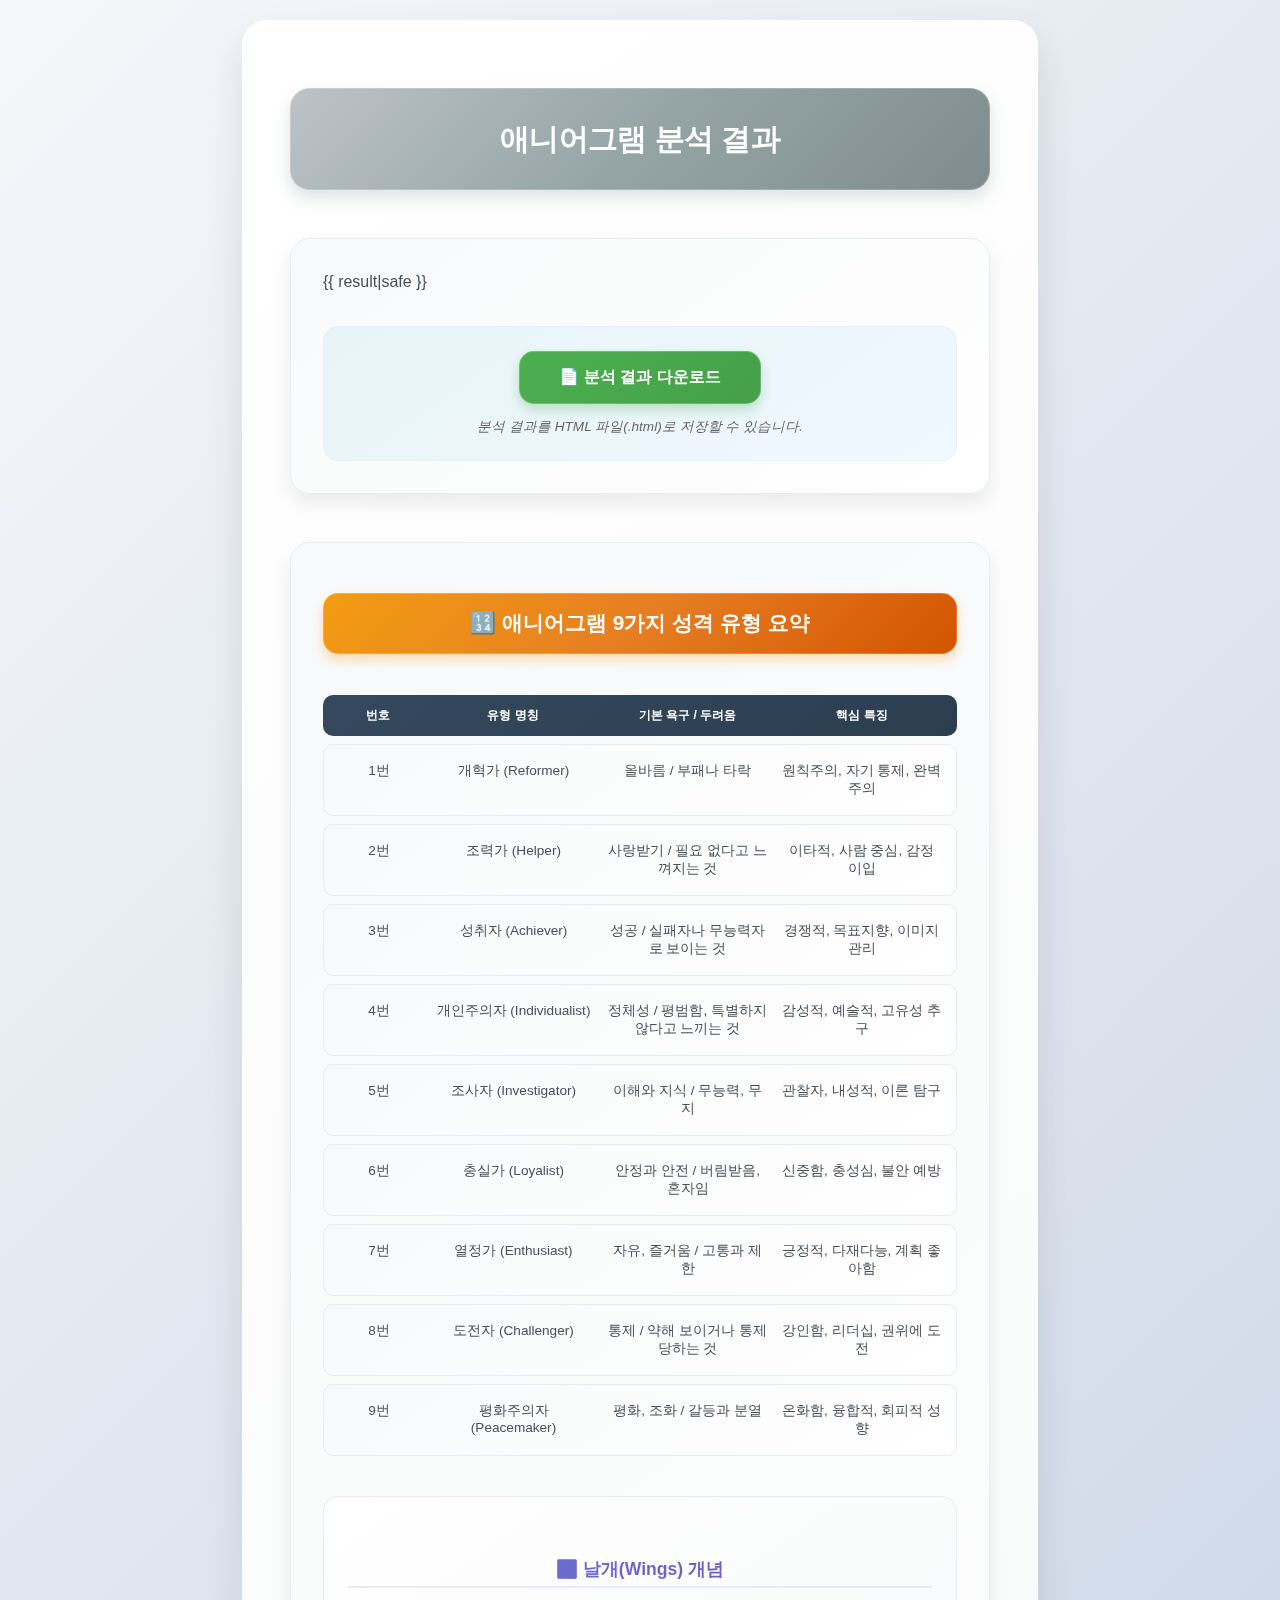
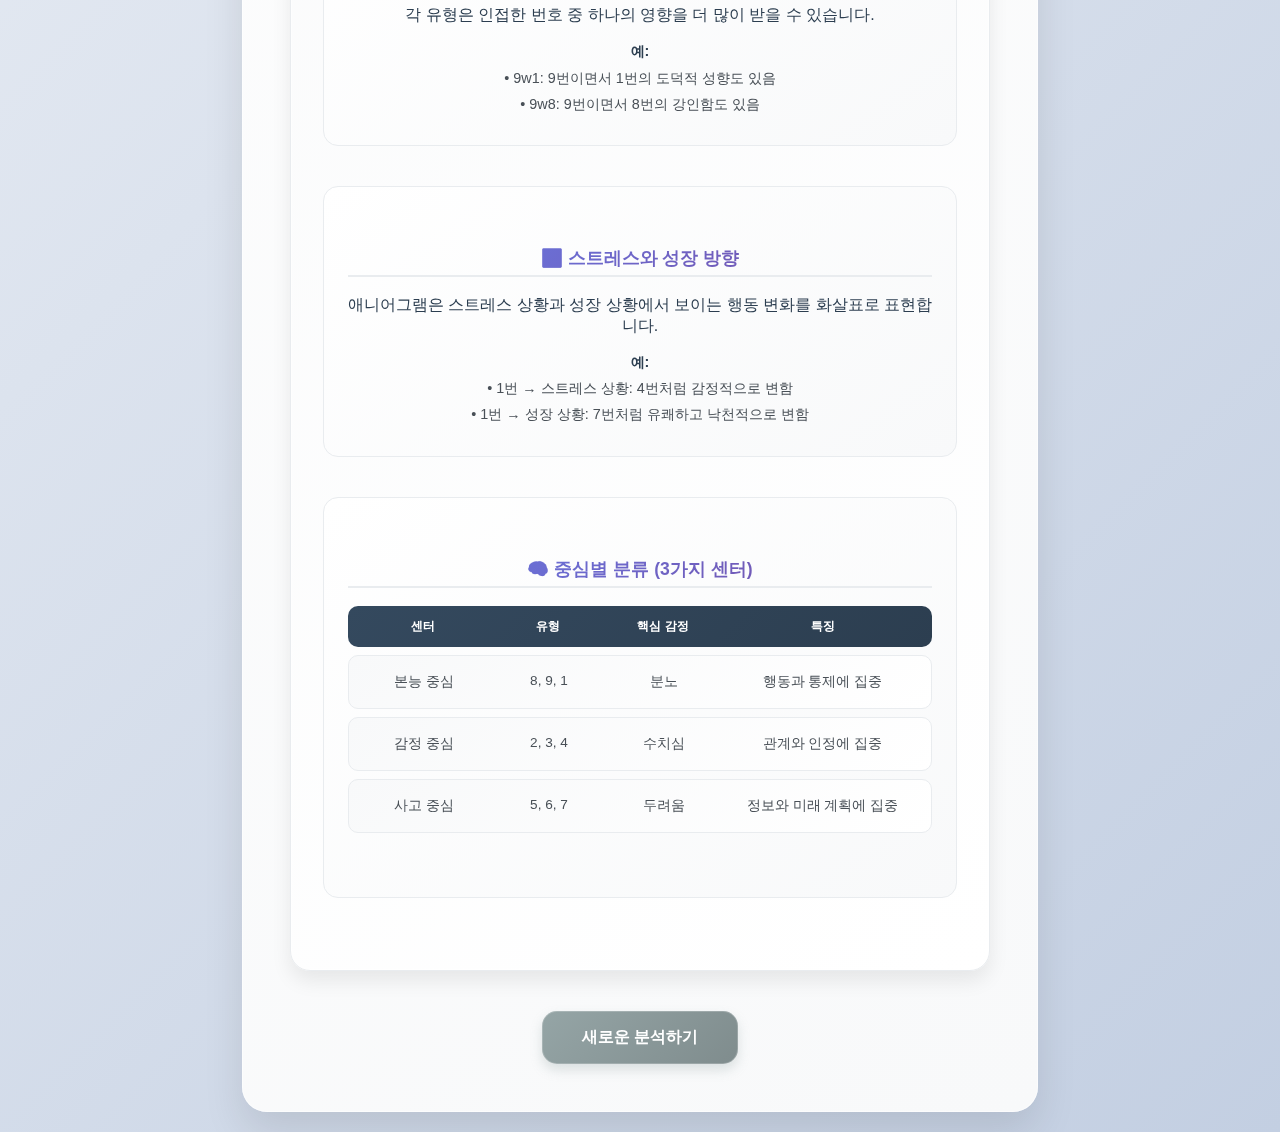
<file: templates/result.html>
<!DOCTYPE html>
<html lang="ko">
<head>
    <meta charset="UTF-8">
    <meta name="viewport" content="width=device-width, initial-scale=1.0">
    <title>애니어그램 분석 결과</title>
    <link rel="stylesheet" href="/static/style.css">
</head>
<body>
    <div class="container">
        <h1>애니어그램 분석 결과</h1>
        
        <div class="result">
            <div class="result-content">
                {{ result|safe }}
            </div>
            
            <!-- 다운로드 버튼 -->
            <div class="download-section">
                <a href="/download" class="download-btn">
                    📄 분석 결과 다운로드
                </a>
                <p class="download-note">분석 결과를 HTML 파일(.html)로 저장할 수 있습니다.</p>
            </div>
        </div>

        <!-- 참조 정보 섹션 -->
        <div class="reference-section">
            <h2 class="reference-title">🔢 애니어그램 9가지 성격 유형 요약</h2>
            
            <div class="type-summary-table">
                <div class="table-header">
                    <div class="col">번호</div>
                    <div class="col">유형 명칭</div>
                    <div class="col">기본 욕구 / 두려움</div>
                    <div class="col">핵심 특징</div>
                </div>
                <div class="table-row">
                    <div class="col">1번</div>
                    <div class="col">개혁가 (Reformer)</div>
                    <div class="col">올바름 / 부패나 타락</div>
                    <div class="col">원칙주의, 자기 통제, 완벽주의</div>
                </div>
                <div class="table-row">
                    <div class="col">2번</div>
                    <div class="col">조력가 (Helper)</div>
                    <div class="col">사랑받기 / 필요 없다고 느껴지는 것</div>
                    <div class="col">이타적, 사람 중심, 감정 이입</div>
                </div>
                <div class="table-row">
                    <div class="col">3번</div>
                    <div class="col">성취자 (Achiever)</div>
                    <div class="col">성공 / 실패자나 무능력자로 보이는 것</div>
                    <div class="col">경쟁적, 목표지향, 이미지 관리</div>
                </div>
                <div class="table-row">
                    <div class="col">4번</div>
                    <div class="col">개인주의자 (Individualist)</div>
                    <div class="col">정체성 / 평범함, 특별하지 않다고 느끼는 것</div>
                    <div class="col">감성적, 예술적, 고유성 추구</div>
                </div>
                <div class="table-row">
                    <div class="col">5번</div>
                    <div class="col">조사자 (Investigator)</div>
                    <div class="col">이해와 지식 / 무능력, 무지</div>
                    <div class="col">관찰자, 내성적, 이론 탐구</div>
                </div>
                <div class="table-row">
                    <div class="col">6번</div>
                    <div class="col">충실가 (Loyalist)</div>
                    <div class="col">안정과 안전 / 버림받음, 혼자임</div>
                    <div class="col">신중함, 충성심, 불안 예방</div>
                </div>
                <div class="table-row">
                    <div class="col">7번</div>
                    <div class="col">열정가 (Enthusiast)</div>
                    <div class="col">자유, 즐거움 / 고통과 제한</div>
                    <div class="col">긍정적, 다재다능, 계획 좋아함</div>
                </div>
                <div class="table-row">
                    <div class="col">8번</div>
                    <div class="col">도전자 (Challenger)</div>
                    <div class="col">통제 / 약해 보이거나 통제당하는 것</div>
                    <div class="col">강인함, 리더십, 권위에 도전</div>
                </div>
                <div class="table-row">
                    <div class="col">9번</div>
                    <div class="col">평화주의자 (Peacemaker)</div>
                    <div class="col">평화, 조화 / 갈등과 분열</div>
                    <div class="col">온화함, 융합적, 회피적 성향</div>
                </div>
            </div>

            <div class="wings-section">
                <h3 class="section-subtitle">🔄 날개(Wings) 개념</h3>
                <p>각 유형은 인접한 번호 중 하나의 영향을 더 많이 받을 수 있습니다.</p>
                <div class="wings-examples">
                    <p><strong>예:</strong></p>
                    <p>• 9w1: 9번이면서 1번의 도덕적 성향도 있음</p>
                    <p>• 9w8: 9번이면서 8번의 강인함도 있음</p>
                </div>
            </div>

            <div class="arrows-section">
                <h3 class="section-subtitle">🔁 스트레스와 성장 방향</h3>
                <p>애니어그램은 스트레스 상황과 성장 상황에서 보이는 행동 변화를 화살표로 표현합니다.</p>
                <div class="arrows-examples">
                    <p><strong>예:</strong></p>
                    <p>• 1번 → 스트레스 상황: 4번처럼 감정적으로 변함</p>
                    <p>• 1번 → 성장 상황: 7번처럼 유쾌하고 낙천적으로 변함</p>
                </div>
            </div>

            <div class="centers-section">
                <h3 class="section-subtitle">🧠 중심별 분류 (3가지 센터)</h3>
                <div class="centers-table">
                    <div class="table-header">
                        <div class="col">센터</div>
                        <div class="col">유형</div>
                        <div class="col">핵심 감정</div>
                        <div class="col">특징</div>
                    </div>
                    <div class="table-row">
                        <div class="col">본능 중심</div>
                        <div class="col">8, 9, 1</div>
                        <div class="col">분노</div>
                        <div class="col">행동과 통제에 집중</div>
                    </div>
                    <div class="table-row">
                        <div class="col">감정 중심</div>
                        <div class="col">2, 3, 4</div>
                        <div class="col">수치심</div>
                        <div class="col">관계와 인정에 집중</div>
                    </div>
                    <div class="table-row">
                        <div class="col">사고 중심</div>
                        <div class="col">5, 6, 7</div>
                        <div class="col">두려움</div>
                        <div class="col">정보와 미래 계획에 집중</div>
                    </div>
                </div>
            </div>
        </div>

        <div class="action-buttons">
            <a href="/" class="back-btn">새로운 분석하기</a>
        </div>
    </div>
</body>
</html>
</file>
<file: static/style.css>
body {
    margin: 0;
    font-family: 'Segoe UI', Tahoma, Geneva, Verdana, sans-serif;
    background: linear-gradient(135deg, #f5f7fa 0%, #c3cfe2 100%);
    color: #2c3e50;
    display: flex;
    justify-content: center;
    align-items: center;
    min-height: 100vh;
    padding: 20px;
    box-sizing: border-box;
}

.container {
    background: linear-gradient(145deg, #ffffff 0%, #f8f9fa 100%);
    padding: 3em;
    border-radius: 25px;
    box-shadow: 
        0 20px 40px rgba(0,0,0,0.1),
        0 0 0 1px rgba(255,255,255,0.5) inset;
    width: 100%;
    max-width: 700px;
    text-align: center;
    backdrop-filter: blur(10px);
}

h1 {
    background: linear-gradient(135deg, #bdc3c7 0%, #95a5a6 50%, #7f8c8d 100%);
    color: white;
    font-size: 1.9em;
    font-weight: 700;
    margin-bottom: 1em;
    letter-spacing: -0.02em;
    padding: 1em 2em;
    border-radius: 20px;
    box-shadow: 
        0 8px 16px rgba(149, 165, 166, 0.3),
        0 0 0 1px rgba(255,255,255,0.2) inset;
    text-align: center;
}

.subtitle {
    color: #6c757d;
    font-size: 1em;
    margin-bottom: 2.5em;
    font-weight: 400;
}

/* 섹션 스타일 */
.section {
    margin-bottom: 3em;
    text-align: left;
}

.section-title {
    background: linear-gradient(135deg, #bdc3c7 0%, #95a5a6 50%, #7f8c8d 100%);
    color: white;
    font-size: 1.2em;
    font-weight: 700;
    margin-bottom: 1.5em;
    text-align: center;
    border: none;
    padding: 0.8em 1.5em;
    border-radius: 15px;
    box-shadow: 
        0 6px 12px rgba(149, 165, 166, 0.3),
        0 0 0 1px rgba(255,255,255,0.2) inset;
}

.input-section {
    margin-bottom: 2em;
}

label {
    display: block;
    margin-bottom: 0.8em;
    font-weight: 600;
    color: #495057;
    font-size: 1em;
}

textarea {
    width: 100%;
    height: 150px;
    border-radius: 15px;
    border: 2px solid #e9ecef;
    padding: 1.2em;
    font-size: 0.9em;
    font-family: inherit;
    resize: vertical;
    box-sizing: border-box;
    background: linear-gradient(145deg, #ffffff 0%, #f8f9fa 100%);
    transition: all 0.3s ease;
    box-shadow: 0 4px 8px rgba(0,0,0,0.05) inset;
}

textarea:focus {
    outline: none;
    border-color: #667eea;
    box-shadow: 
        0 4px 8px rgba(0,0,0,0.05) inset,
        0 0 0 3px rgba(102, 126, 234, 0.1);
}

/* 질문지 스타일 */
.questionnaire-section {
    text-align: left;
}

.questionnaire-guide {
    background: linear-gradient(145deg, #f1f3f4 0%, #e8eaf6 100%);
    padding: 1em;
    border-radius: 10px;
    margin-bottom: 2em;
    color: #495057;
    font-weight: 500;
    text-align: center;
    font-size: 0.9em;
}

.question-group {
    display: grid;
    gap: 1.5em;
}

.question {
    background: linear-gradient(145deg, #f8f9fa 0%, #ffffff 100%);
    padding: 1.5em;
    border-radius: 15px;
    box-shadow: 0 4px 8px rgba(0,0,0,0.05);
    border: 1px solid #e9ecef;
}

.question label:first-child {
    font-size: 1em;
    color: #2c3e50;
    margin-bottom: 1em;
}

.radio-group {
    display: flex;
    gap: 10px;
    flex-wrap: wrap;
    justify-content: flex-start;
    align-items: center;
}

.radio-group label {
    display: flex;
    align-items: center;
    font-size: 0.75em;
    font-weight: 400;
    color: #6c757d;
    margin-bottom: 0;
    cursor: pointer;
    white-space: nowrap;
    height: 20px;
}

.radio-group label:first-child {
    font-size: 0.75em !important;
    color: #6c757d !important;
    margin-bottom: 0 !important;
}

.radio-group input[type="radio"] {
    margin-right: 3px;
    accent-color: #667eea;
}

.analyze-btn {
    background: linear-gradient(135deg, #667eea 0%, #764ba2 100%);
    color: white;
    border: none;
    padding: 1.2em 3em;
    border-radius: 15px;
    font-size: 1.2em;
    font-weight: 700;
    cursor: pointer;
    transition: all 0.3s ease;
    box-shadow: 
        0 8px 16px rgba(102, 126, 234, 0.3),
        0 0 0 1px rgba(255,255,255,0.2) inset;
    text-transform: uppercase;
    letter-spacing: 0.5px;
    margin-top: 2em;
}

.analyze-btn:hover {
    transform: translateY(-3px);
    box-shadow: 
        0 15px 30px rgba(102, 126, 234, 0.4),
        0 0 0 1px rgba(255,255,255,0.2) inset;
}

.analyze-btn:active {
    transform: translateY(0);
}

.result {
    margin-top: 3em;
    text-align: left;
    background: linear-gradient(145deg, #f8f9fa 0%, #ffffff 100%);
    padding: 2em;
    border-radius: 20px;
    box-shadow: 
        0 10px 20px rgba(0,0,0,0.08),
        0 0 0 1px rgba(255,255,255,0.5) inset;
    border: 1px solid #e9ecef;
}

.result h2 {
    background: linear-gradient(135deg, #bdc3c7 0%, #95a5a6 50%, #7f8c8d 100%);
    color: white;
    font-size: 1.3em;
    font-weight: 700;
    margin-bottom: 1.5em;
    text-align: center;
    padding: 0.6em 1.2em;
    border-radius: 12px;
    box-shadow: 
        0 4px 8px rgba(149, 165, 166, 0.3),
        0 0 0 1px rgba(255,255,255,0.2) inset;
}

.result-content {
    line-height: 1.4;
    color: #495057;
    word-wrap: break-word;
    overflow-wrap: break-word;
    hyphens: auto;
    width: 100%;
    box-sizing: border-box;
    overflow: hidden;
}

.result-content h3 {
    background: linear-gradient(135deg, #667eea 0%, #764ba2 100%);
    -webkit-background-clip: text;
    -webkit-text-fill-color: transparent;
    background-clip: text;
    font-size: 1.1em;
    font-weight: 700;
    margin: 1.2em 0 0.6em 0;
    border-bottom: 1px solid #e9ecef;
    padding-bottom: 0.3em;
    word-wrap: break-word;
    width: 100%;
    box-sizing: border-box;
    overflow: hidden;
}

.result-content p {
    margin-bottom: 0.8em;
    font-size: 0.95em;
    word-wrap: break-word !important;
    overflow-wrap: break-word !important;
    hyphens: auto;
    width: 100%;
    box-sizing: border-box;
    max-width: 100%;
    white-space: pre-wrap;
    overflow: hidden;
}

.result-content strong {
    color: #2c3e50;
    font-weight: 700;
}

.result-content ul {
    margin-left: 0;
    margin-bottom: 1em;
    padding-left: 0;
    list-style: none;
    width: 100%;
    box-sizing: border-box;
    overflow: hidden;
}

.result-content li {
    margin-bottom: 0.4em;
    list-style-type: none;
    color: #495057;
    word-wrap: break-word !important;
    overflow-wrap: break-word !important;
    hyphens: auto;
    width: 100%;
    box-sizing: border-box;
    max-width: 100%;
    padding-left: 0;
    white-space: pre-wrap;
    overflow: hidden;
}

/* 특별한 섹션 스타일링 */
.personality-type {
    background: linear-gradient(135deg, #ff7675 0%, #fdcb6e 50%, #e17055 100%);
    color: white;
    padding: 1em;
    border-radius: 12px;
    margin-bottom: 1.5em;
    text-align: center;
    font-size: 1.2em;
    font-weight: 700;
    position: relative;
    width: 100%;
    box-sizing: border-box;
    word-wrap: break-word;
    overflow-wrap: break-word;
}

.characteristics, .growth-section, .stress-section, .relationship-section, .summary-section, .analysis-basis {
    padding: 1.2em;
    border-radius: 12px;
    margin-bottom: 1.2em;
    word-wrap: break-word !important;
    overflow-wrap: break-word !important;
    word-break: break-all !important;
    hyphens: auto;
    width: 100%;
    box-sizing: border-box;
    max-width: 100%;
    overflow: hidden !important;
    white-space: pre-wrap;
    display: block !important;
    position: relative;
}

.characteristics {
    background: linear-gradient(145deg, #e8f4fd 0%, #f1f8ff 100%);
    border-left: 4px solid #667eea;
}

.growth-section {
    background: linear-gradient(145deg, #e8f5e8 0%, #f1f8f1 100%);
    border-left: 4px solid #28a745;
}

.stress-section {
    background: linear-gradient(145deg, #ffeaa7 0%, #fff3cd 100%);
    border-left: 4px solid #ffc107;
}

.relationship-section {
    background: linear-gradient(145deg, #fce4ec 0%, #f8bbd9 100%);
    border-left: 4px solid #e91e63;
}

.summary-section {
    background: linear-gradient(145deg, #e1f5fe 0%, #b3e5fc 100%);
    text-align: center;
    font-style: italic;
    font-weight: 600;
    border: 2px solid #03a9f4;
}

.characteristics *, .growth-section *, .stress-section *, .relationship-section *, .summary-section *, .analysis-basis * {
    word-wrap: break-word !important;
    overflow-wrap: break-word !important;
    word-break: break-all !important;
    max-width: 100% !important;
    box-sizing: border-box !important;
    overflow: hidden !important;
    white-space: pre-wrap !important;
    display: block !important;
    width: 100% !important;
}

/* 분석 근거 섹션 추가 스타일 */
.analysis-basis {
    background: #f8f9fa;
    border-left: 4px solid #6c757d;
    padding: 15px;
    margin: 20px 0;
    border-radius: 8px;
    font-size: 0.92em !important;
    color: #495057;
    line-height: 1.5;
}

.analysis-basis h3 {
    color: #6c757d !important;
    font-size: 1em !important;
    margin-bottom: 10px;
}

.analysis-basis * {
    font-size: 0.92em !important;
    word-wrap: break-word !important;
    overflow-wrap: break-word !important;
    max-width: 100% !important;
}

@media (max-width: 768px) {
    .container {
        padding: 2em;
        max-width: 100%;
    }
    
    h1 {
        font-size: 1.6em;
    }
    
    textarea {
        height: 120px;
    }
    
    .analyze-btn {
        padding: 1em 2em;
        font-size: 1em;
    }
    
    .question {
        padding: 1.2em;
    }
    
    .section {
        margin-bottom: 2.5em;
    }
    
    .radio-group {
        flex-direction: column;
        align-items: flex-start;
    }
    
    .radio-group label {
        margin-bottom: 5px;
    }
}

/* 참조 섹션 스타일 */
.reference-section {
    margin-top: 3em;
    padding: 2em;
    background: linear-gradient(145deg, #f8f9fa 0%, #ffffff 100%);
    border-radius: 20px;
    box-shadow: 
        0 10px 20px rgba(0,0,0,0.08),
        0 0 0 1px rgba(255,255,255,0.5) inset;
    border: 1px solid #e9ecef;
}

.reference-title {
    background: linear-gradient(135deg, #f39c12 0%, #e67e22 50%, #d35400 100%);
    color: white;
    font-size: 1.3em;
    font-weight: 700;
    margin-bottom: 2em;
    text-align: center;
    padding: 0.8em 1.5em;
    border-radius: 15px;
    box-shadow: 
        0 6px 12px rgba(243, 156, 18, 0.3),
        0 0 0 1px rgba(255,255,255,0.2) inset;
}

.section-subtitle {
    background: linear-gradient(135deg, #667eea 0%, #764ba2 100%);
    -webkit-background-clip: text;
    -webkit-text-fill-color: transparent;
    background-clip: text;
    font-size: 1.1em;
    font-weight: 700;
    margin: 2em 0 1em 0;
    padding-bottom: 0.3em;
    border-bottom: 2px solid #e9ecef;
}

.type-summary-table, .centers-table {
    margin-bottom: 2em;
    overflow-x: auto;
}

.table-header, .table-row {
    display: grid;
    grid-template-columns: 80px 1fr 1fr 1fr;
    gap: 15px;
    padding: 12px 15px;
    border-radius: 10px;
    margin-bottom: 8px;
}

.table-header {
    background: linear-gradient(135deg, #34495e 0%, #2c3e50 100%);
    color: white;
    font-weight: 700;
    font-size: 0.9em;
}

.table-row {
    background: linear-gradient(145deg, #f8f9fa 0%, #ffffff 100%);
    border: 1px solid #e9ecef;
    transition: all 0.3s ease;
}

.table-row:hover {
    background: linear-gradient(145deg, #e8f4f8 0%, #f0f8ff 100%);
    transform: translateY(-2px);
    box-shadow: 0 4px 8px rgba(0,0,0,0.1);
}

.table-row .col {
    font-size: 0.85em;
    color: #495057;
    padding: 5px 0;
    word-wrap: break-word;
}

.table-header .col {
    font-size: 0.85em;
    text-align: center;
}

.centers-table .table-header, .centers-table .table-row {
    grid-template-columns: 120px 100px 100px 1fr;
}

.wings-section, .arrows-section, .centers-section {
    margin-bottom: 2.5em;
    padding: 1.5em;
    background: linear-gradient(145deg, #ffffff 0%, #f8f9fa 100%);
    border-radius: 15px;
    border: 1px solid #e9ecef;
}

.wings-examples p, .arrows-examples p {
    margin: 0.5em 0;
    font-size: 0.9em;
    color: #495057;
}

.wings-examples p strong, .arrows-examples p strong {
    color: #2c3e50;
}

.action-buttons {
    text-align: center;
    margin-top: 2.5em;
}

.back-btn {
    display: inline-block;
    background: linear-gradient(135deg, #95a5a6 0%, #7f8c8d 100%);
    color: white;
    text-decoration: none;
    padding: 1em 2.5em;
    border-radius: 15px;
    font-size: 1em;
    font-weight: 600;
    transition: all 0.3s ease;
    box-shadow: 
        0 6px 12px rgba(149, 165, 166, 0.3),
        0 0 0 1px rgba(255,255,255,0.2) inset;
}

.back-btn:hover {
    transform: translateY(-3px);
    box-shadow: 
        0 10px 20px rgba(149, 165, 166, 0.4),
        0 0 0 1px rgba(255,255,255,0.2) inset;
}

/* 다운로드 섹션 스타일 */
.download-section {
    text-align: center;
    margin-top: 2em;
    padding: 1.5em;
    background: linear-gradient(145deg, #e8f4f8 0%, #f0f8ff 100%);
    border-radius: 15px;
    border: 1px solid #e3f2fd;
}

.download-btn {
    display: inline-block;
    background: linear-gradient(135deg, #4CAF50 0%, #45a049 100%);
    color: white;
    text-decoration: none;
    padding: 1em 2.5em;
    border-radius: 15px;
    font-size: 1em;
    font-weight: 600;
    transition: all 0.3s ease;
    box-shadow: 
        0 6px 12px rgba(76, 175, 80, 0.3),
        0 0 0 1px rgba(255,255,255,0.2) inset;
    margin-bottom: 0.5em;
}

.download-btn:hover {
    transform: translateY(-3px);
    box-shadow: 
        0 10px 20px rgba(76, 175, 80, 0.4),
        0 0 0 1px rgba(255,255,255,0.2) inset;
}

.download-note {
    color: #666;
    font-size: 0.85em;
    margin: 0.5em 0 0 0;
    font-style: italic;
}

@media (max-width: 768px) {
    .reference-section {
        padding: 1.5em;
    }
    
    .table-header, .table-row {
        grid-template-columns: 60px 1fr 1fr 1fr;
        gap: 8px;
        padding: 8px 10px;
    }
    
    .table-header .col, .table-row .col {
        font-size: 0.75em;
    }
    
    .centers-table .table-header, .centers-table .table-row {
        grid-template-columns: 80px 80px 80px 1fr;
    }
    
    .wings-section, .arrows-section, .centers-section {
        padding: 1em;
    }
}
</file>
